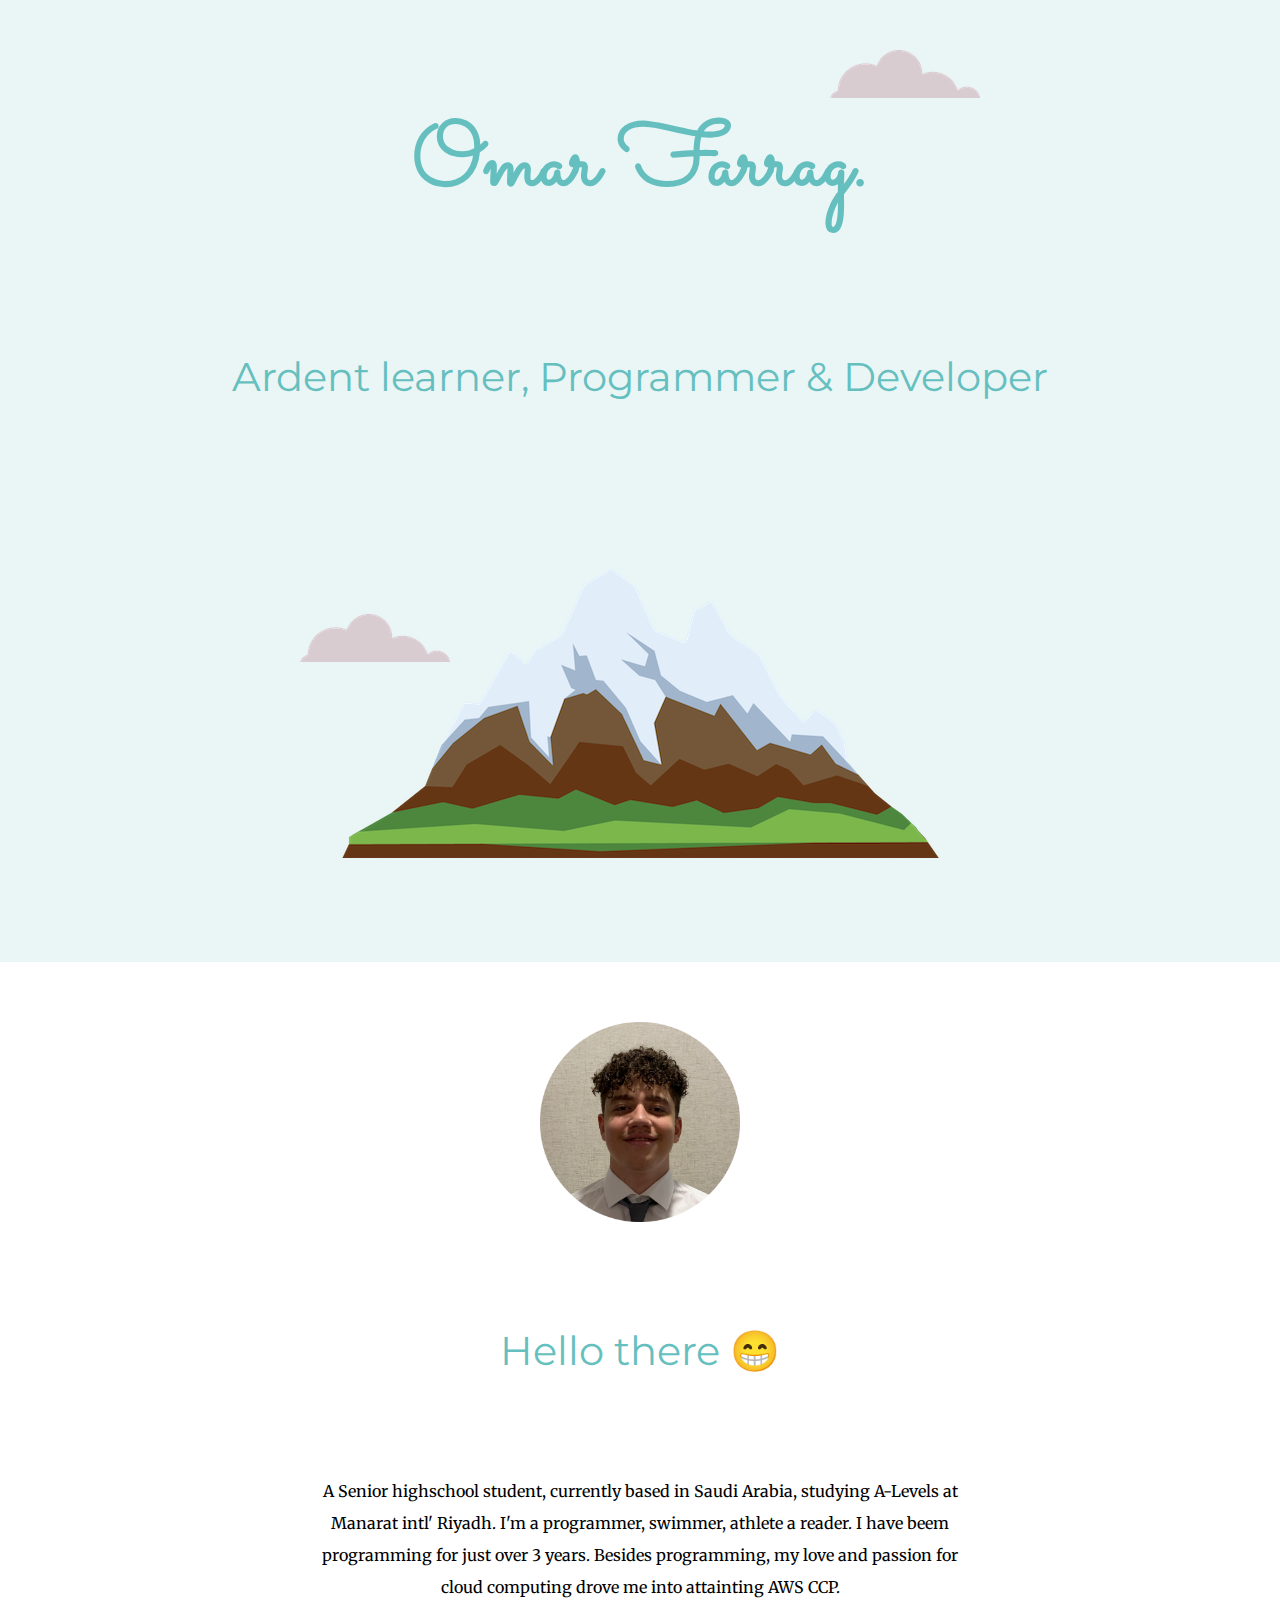
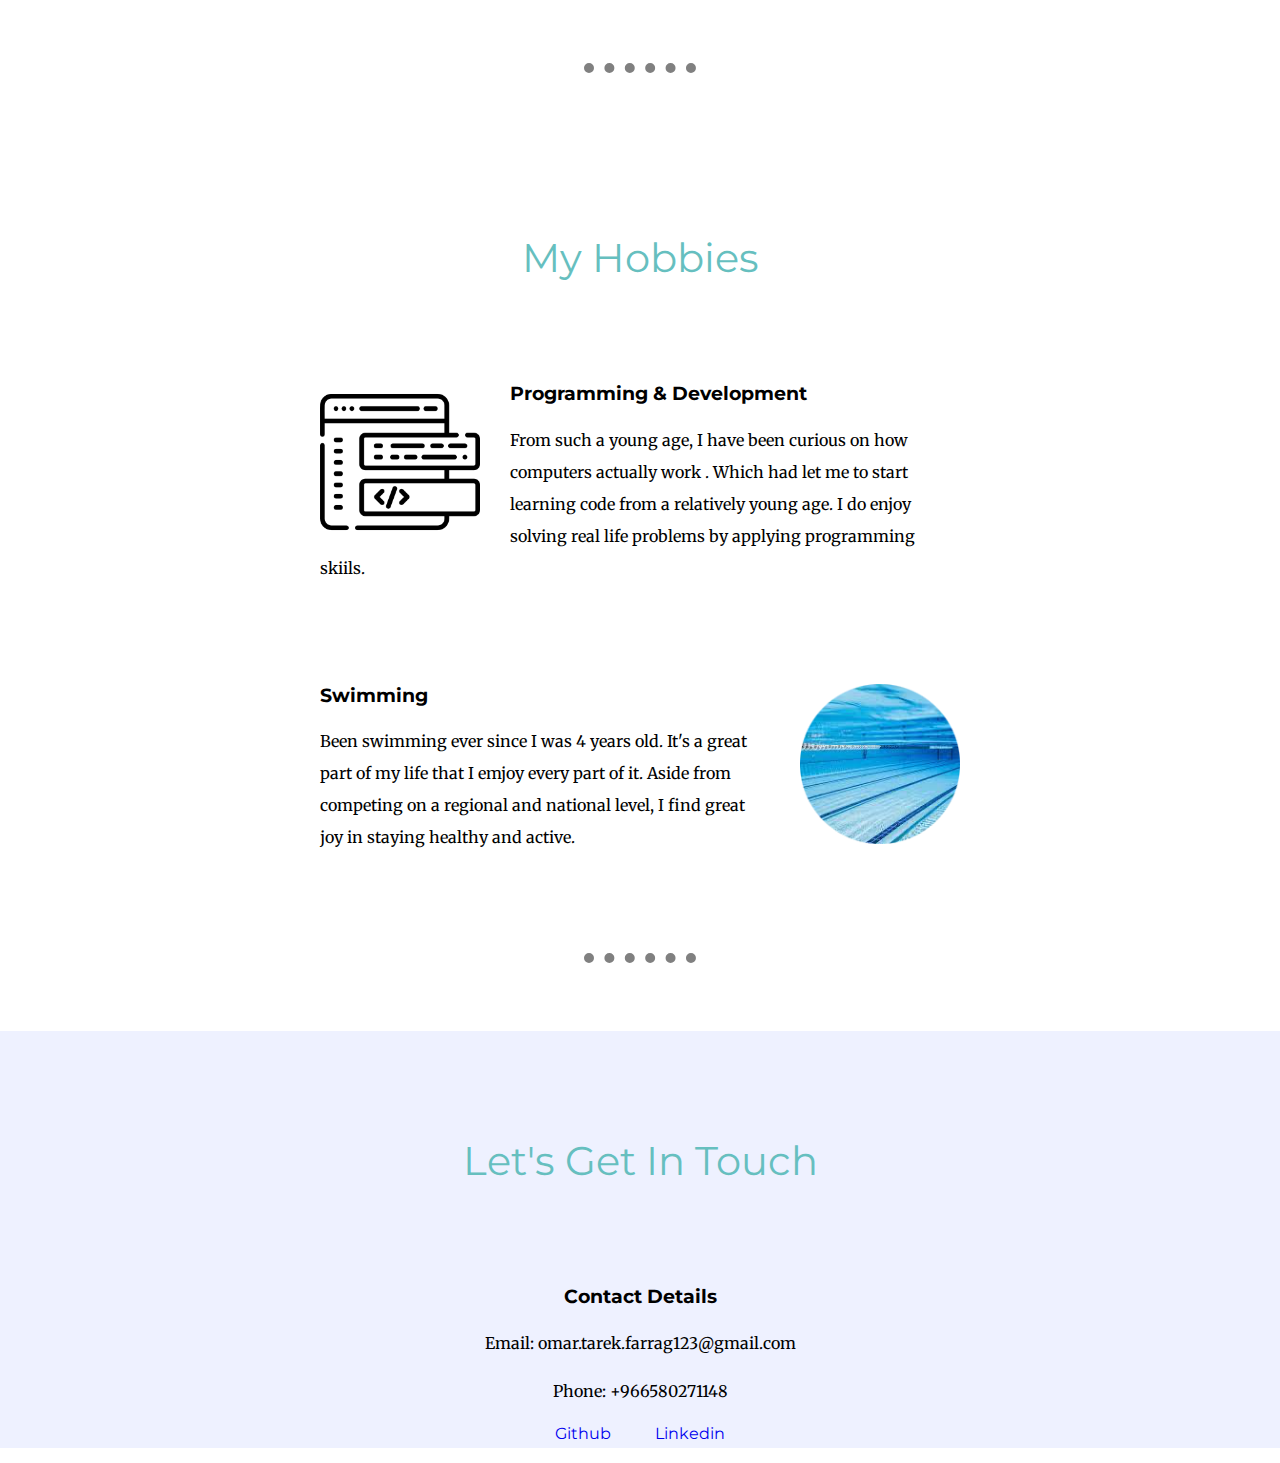
<file: index.html>
<!DOCTYPE html>
<html lang="en" dir="ltr">

<head>
  <meta charset="utf-8">
  <title>Omar Farrag</title>
  <link rel="stylesheet" href="css/styles.css">
  <link rel="icon" href="favicon.ico">
  <link rel="preconnect" href="https://fonts.googleapis.com">
  <link rel="preconnect" href="https://fonts.gstatic.com" crossorigin>
  <link href="https://fonts.googleapis.com/css2?family=Merriweather&family=Montserrat&family=Sacramento&display=swap" rel="stylesheet">
</head>

<body>

  <div class="topcontainer">
    <img class='top-cloud' src="images/cloud-1.png" alt="cloud-img">
    <h1>Omar Farrag.</h1><br>
    <h2>Ardent learner, Programmer & Developer</h2>
    <img class='bottom-cloud' src="images/cloud-1.png" alt="cloud-img">
    <img src="images/mountain.png" alt="mountain-img">
  </div>

  <div class="middle-container">
    <div class="profile">
      <img width = '200px' src="images/omar.png" alt="Omar's Profile Picture">
      <h2>Hello there 😁</h2>
      <p>A Senior highschool student, currently based in Saudi Arabia, studying A-Levels at Manarat intl' Riyadh. I'm a programmer, swimmer, athlete a reader. I have beem programming for just over 3 years. Besides programming, my love and passion for cloud computing drove me into attainting AWS CCP. </p>
    </div>
    <hr>
    <div class="My Hobbies">
      <h2>My Hobbies</h2>
      <div class="skill-row">
        <img class="code-img" src="images/coding.png" alt="">
        <h3>Programming & Development</h3>
        <p>From such a young age, I have been curious on how computers actually work . Which had let me to start learning code from a relatively young age. I do enjoy solving real life problems by applying programming skiils.</p>
      </div>
      <div class="skill-row">
        <img class="swimming-img" src="images/swimming-modified.png" alt="">
        <h3>Swimming</h3>
        <p>Been swimming ever since I was 4 years old. It's a great part of my life that I emjoy every part of it. Aside from competing on a regional and national level, I find great joy in staying healthy and active.</p>
      </div>
    </div>
    <hr>

<div class="contact-me">
      <h2>Let's Get In Touch</h2>
      <h3>Contact Details</h3>
      <p>Email: omar.tarek.farrag123@gmail.com</p>
      <p>Phone: +966580271148</p>
      <a href="https://github.com/helmy0">Github</a>
      <a href="https://www.linkedin.com/in/omar-farrag-74ab091b6/">Linkedin</a>
    </div>
  </div>






</body>

</html>
</file>
<file: css/styles.css>
h1{
  font-size: 5.625rem ;
  margin: 0 auto 0 auto;
  width: 50%;
  font-family: 'Sacramento', cursive;
  margin-top: 50px auto 0 auto;
  color: #66BFBF;
}


h2{
  font-family: 'Montserrat', sans-serif;
  font-size: 2.5rem;
  color: #66BFBF;
  font-weight: normal;
  margin: 100px auto 100px auto;
}
h3{
  font-family: 'Montserrat', sans-serif;
}

a{
  font-family: 'Montserrat', sans-serif;
  margin: 10px 20px;
  text-decoration: none;
  padding-bottom: 20px;
}
div{

}

body{
  margin: 0;
  text-align: center;
  font-family: 'Merriweather', sans-serif;
}

p{
  line-height: 2;
}

.topcontainer{
  position: relative;
  padding: 100px;
  background-color: #EAF6F6;

}
hr{
  border-style: none;
  border-top-style: dotted;
  border-color: grey;
  border-width: 10px;
  width: 4%;
  padding: 30px;
}
.profile{
  width: 50%;
  margin: auto;
  margin-top: 60px;
  margin-bottom: 60px;
}
.middlecontainer{

}

.bottom-container{
  background-color: #66BFBF;
  height: 300px;
}
.footer-link{
  margin: auto;
  text-align:center;
}
.top-cloud{
  position: absolute;
  right:300px;
  top:50px;


}
.btn {
  background: #11cdd4;
  background-image: -webkit-linear-gradient(top, #11cdd4, #11999e);
  background-image: -moz-linear-gradient(top, #11cdd4, #11999e);
  background-image: -ms-linear-gradient(top, #11cdd4, #11999e);
  background-image: -o-linear-gradient(top, #11cdd4, #11999e);
  background-image: linear-gradient(to bottom, #11cdd4, #11999e);
  -webkit-border-radius: 8;
  -moz-border-radius: 8;
  border-radius: 8px;
  -webkit-box-shadow: 0px 1px 3px #666666;
  -moz-box-shadow: 0px 1px 3px #666666;
  box-shadow: 0px 1px 3px #666666;
  font-family: Arial;
  color: #ffffff;
  font-size: 24px;
  padding: 15px 15px 15px 15px;
  text-decoration: none;
}

.btn:hover {
  background: #30e3cb;
  background-image: -webkit-linear-gradient(top, #30e3cb, #2bc4ad);
  background-image: -moz-linear-gradient(top, #30e3cb, #2bc4ad);
  background-image: -ms-linear-gradient(top, #30e3cb, #2bc4ad);
  background-image: -o-linear-gradient(top, #30e3cb, #2bc4ad);
  background-image: linear-gradient(to bottom, #30e3cb, #2bc4ad);
  text-decoration: none;
}

.bottom-cloud{
  position: absolute;
  left: 300px;
  bottom: 300px;
}

.skill-row{
  width: 50%;
  margin: 100px auto 100px auto;
  text-align: left;

}
.contact-message{
  width: 40%;
  margin: 40px auto 60px;
  padding: 100px;
}
.code-img{
  width: 25%;
  float: left;
  margin-right: 30px;
}

.swimming-img{
  width: 25%;
  float: right;
  margin-left: 30px;
}

.contact-me{
  padding: 5px;
  background-color: #EEF1FF;
}
</file>
